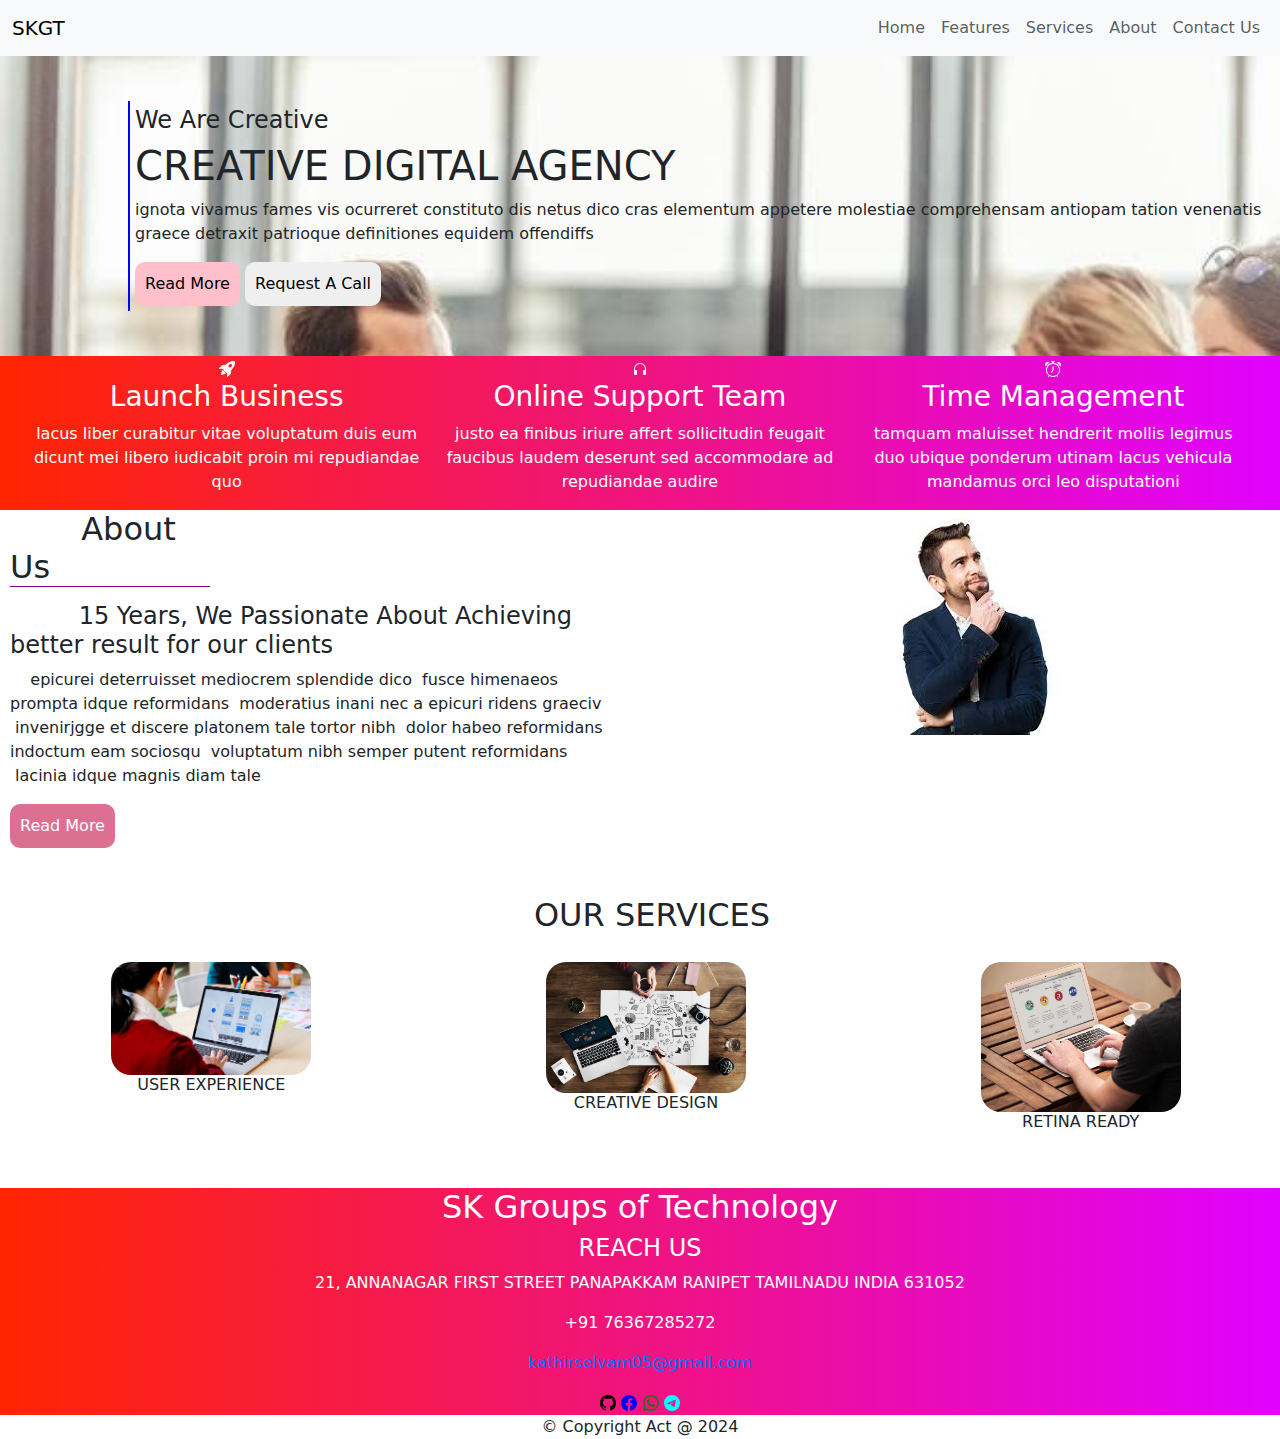
<file: Task 1/index.html>
<!DOCTYPE html>
<html lang="en">
<head>
    <meta charset="UTF-8">
    <meta name="viewport" content="width=device-width, initial-scale=1.0">
    <title>Page title</title>
    
    
    <link href="https://cdn.jsdelivr.net/npm/bootstrap@5.3.3/dist/css/bootstrap.min.css" rel="stylesheet" integrity="sha384-QWTKZyjpPEjISv5WaRU9OFeRpok6YctnYmDr5pNlyT2bRjXh0JMhjY6hW+ALEwIH" crossorigin="anonymous">
    <link rel="stylesheet" href="style.css">
    
    
</head>
<body>
    
    <nav class="navbar navbar-expand-lg bg-body-tertiary">
  <div class="container-fluid">
    <a class="navbar-brand" href="#">SKGT</a>
    <button class="navbar-toggler" type="button" data-bs-toggle="collapse" data-bs-target="#navbarSupportedContent" aria-controls="navbarSupportedContent" aria-expanded="false" aria-label="Toggle navigation">
      <span class="navbar-toggler-icon"></span>
    </button>
    <div class="collapse navbar-collapse" id="navbarSupportedContent">
      <ul class="navbar-nav ms-auto mb-2 mb-lg-0">
        <li class="nav-item">
          <a class="nav-link" aria-current="page" href="#">Home</a>
        </li>
        <li class="nav-item">
          <a class="nav-link" href="#feature">Features</a>
        </li>
        <li class="nav-item">
          <a class="nav-link" href="#service">Services</a>
        </li>
        <li class="nav-item">
          <a class="nav-link" href="#about">About</a>
        </li>
        <li class="nav-item">
          <a class="nav-link" href="#contact">Contact Us</a>
        </li>
      </ul>
      
    </div>
  </div>
</nav>
<section class="banner-sec ">
    <div>
        <h4>We Are Creative</h4>
        <h1>CREATIVE DIGITAL AGENCY</h1>
        <p>ignota vivamus fames vis ocurreret constituto dis netus dico cras elementum appetere molestiae comprehensam antiopam tation venenatis graece detraxit patrioque definitiones equidem offendiffs </p>
        <button class="btn-1">Read More</button>
        <button class="btn-2">Request A Call</button>
    </div>
    
</section>
<section class="feature" id="feature">
    <div class="row text-center">
        <div class="col-md-4">
            <svg xmlns="http://www.w3.org/2000/svg" width="16" height="16" fill="currentColor" class="bi bi-rocket-takeoff-fill" viewBox="0 0 16 16">
  <path d="M12.17 9.53c2.307-2.592 3.278-4.684 3.641-6.218.21-.887.214-1.58.16-2.065a3.6 3.6 0 0 0-.108-.563 2 2 0 0 0-.078-.23V.453c-.073-.164-.168-.234-.352-.295a2 2 0 0 0-.16-.045 4 4 0 0 0-.57-.093c-.49-.044-1.19-.03-2.08.188-1.536.374-3.618 1.343-6.161 3.604l-2.4.238h-.006a2.55 2.55 0 0 0-1.524.734L.15 7.17a.512.512 0 0 0 .433.868l1.896-.271c.28-.04.592.013.955.132.232.076.437.16.655.248l.203.083c.196.816.66 1.58 1.275 2.195.613.614 1.376 1.08 2.191 1.277l.082.202c.089.218.173.424.249.657.118.363.172.676.132.956l-.271 1.9a.512.512 0 0 0 .867.433l2.382-2.386c.41-.41.668-.949.732-1.526zm.11-3.699c-.797.8-1.93.961-2.528.362-.598-.6-.436-1.733.361-2.532.798-.799 1.93-.96 2.528-.361s.437 1.732-.36 2.531Z"/>
  <path d="M5.205 10.787a7.6 7.6 0 0 0 1.804 1.352c-1.118 1.007-4.929 2.028-5.054 1.903-.126-.127.737-4.189 1.839-5.18.346.69.837 1.35 1.411 1.925"/>
      <h3>Launch Business</h3>
      <p>lacus liber curabitur vitae voluptatum duis eum dicunt mei libero iudicabit proin mi repudiandae quo</p>
</svg>
        </div>
        <div class="col-md-4">
            <svg xmlns="http://www.w3.org/2000/svg" width="16" height="16" fill="currentColor" class="bi bi-headphones" viewBox="0 0 16 16">
  <path d="M8 3a5 5 0 0 0-5 5v1h1a1 1 0 0 1 1 1v3a1 1 0 0 1-1 1H3a1 1 0 0 1-1-1V8a6 6 0 1 1 12 0v5a1 1 0 0 1-1 1h-1a1 1 0 0 1-1-1v-3a1 1 0 0 1 1-1h1V8a5 5 0 0 0-5-5"/>
</svg>
<h3>Online Support Team</h3>
<p>justo ea finibus iriure affert sollicitudin feugait faucibus laudem deserunt sed accommodare ad repudiandae audire</p>
        </div>
        <div class="col-md-4">
            <svg xmlns="http://www.w3.org/2000/svg" width="16" height="16" fill="currentColor" class="bi bi-alarm" viewBox="0 0 16 16">
  <path d="M8.5 5.5a.5.5 0 0 0-1 0v3.362l-1.429 2.38a.5.5 0 1 0 .858.515l1.5-2.5A.5.5 0 0 0 8.5 9z"/>
  <path d="M6.5 0a.5.5 0 0 0 0 1H7v1.07a7.001 7.001 0 0 0-3.273 12.474l-.602.602a.5.5 0 0 0 .707.708l.746-.746A6.97 6.97 0 0 0 8 16a6.97 6.97 0 0 0 3.422-.892l.746.746a.5.5 0 0 0 .707-.708l-.601-.602A7.001 7.001 0 0 0 9 2.07V1h.5a.5.5 0 0 0 0-1zm1.038 3.018a6 6 0 0 1 .924 0 6 6 0 1 1-.924 0M0 3.5c0 .753.333 1.429.86 1.887A8.04 8.04 0 0 1 4.387 1.86 2.5 2.5 0 0 0 0 3.5M13.5 1c-.753 0-1.429.333-1.887.86a8.04 8.04 0 0 1 3.527 3.527A2.5 2.5 0 0 0 13.5 1"/>
</svg>
<h3>Time Management</h3>
<p>tamquam maluisset hendrerit mollis legimus duo ubique ponderum utinam lacus vehicula mandamus orci leo disputationi</p>
        </div>
    </div>
</section>
<section class="about" id="about">
    <div class="row">
        
        <div class="col-md-6 ">
            <h2>&nbsp; &nbsp;&nbsp; &nbsp; About Us</h2>
            
            <h4>&nbsp; &nbsp;&nbsp; &nbsp;&nbsp; &nbsp;15 Years, We Passionate About Achieving better result for our clients</h4>
            <p>&nbsp;&nbsp; &nbsp;epicurei deterruisset mediocrem splendide dico &nbsp;fusce himenaeos prompta idque reformidans &nbsp;moderatius inani nec a epicuri ridens graeciv &nbsp;invenirjgge et discere platonem tale tortor nibh &nbsp;dolor habeo reformidans indoctum eam sociosqu &nbsp;voluptatum nibh semper putent reformidans &nbsp;lacinia idque magnis diam tale</p>
            <button>Read More</button>
        </div>
        <div class="col-md-6 text-center">
            <img src="about.jpeg" alt="">
        </div>
    </div>
</section>
<section class="service my-5" id="service">
    <div class="row text-center">
        <h2>OUR SERVICES</h2>
        <div class="col-md-4">
             <img src="ux.jpg" alt="">
             <h6>USER EXPERIENCE</h6>
        </div>
        <div class="col-md-4">
            <img src="cd.jpg" alt="">
            <h6>CREATIVE DESIGN</h6>
        </div>
        <div class="col-md-4">
            <img src="rr.jpg" alt="">
            <h6>RETINA READY</h6>
        </div>
    </div>
</section>
<section class="contact text-center" id="contact">
    <h2>SK Groups of Technology</h2>
    <h4>REACH US</h4>
    <p>21, ANNANAGAR FIRST STREET PANAPAKKAM RANIPET TAMILNADU INDIA 631052</p>
    <p>+91 76367285272</p>
    <a href="mailto: kathirselvam05@gmail.com"><p>kathirselvam05@gmail.com</p></a>
    <a href="https://github.com/kathir45" style="color: black">  <svg xmlns="http://www.w3.org/2000/svg" width="16" height="16" fill="currentColor" class="bi bi-github" viewBox="0 0 16 16"> <path d="M8 0C3.58 0 0 3.58 0 8c0 3.54 2.29 6.53 5.47 7.59.4.07.55-.17.55-.38 0-.19-.01-.82-.01-1.49-2.01.37-2.53-.49-2.69-.94-.09-.23-.48-.94-.82-1.13-.28-.15-.68-.52-.01-.53.63-.01 1.08.58 1.23.82.72 1.21 1.87.87 2.33.66.07-.52.28-.87.51-1.07-1.78-.2-3.64-.89-3.64-3.95 0-.87.31-1.59.82-2.15-.08-.2-.36-1.02.08-2.12 0 0 .67-.21 2.2.82.64-.18 1.32-.27 2-.27s1.36.09 2 .27c1.53-1.04 2.2-.82 2.2-.82.44 1.1.16 1.92.08 2.12.51.56.82 1.27.82 2.15 0 3.07-1.87 3.75-3.65 3.95.29.25.54.73.54 1.48 0 1.07-.01 1.93-.01 2.2 0 .21.15.46.55.38A8.01 8.01 0 0 0 16 8c0-4.42-3.58-8-8-8"/> </svg></a>
                    <!-- facebook -->
                    <a href="https://www.facebook.com/sk.singleboy.official?mibextid=ZbWKwL" style="color: blue"><svg xmlns="http://www.w3.org/2000/svg" width="16" height="16" fill="currentColor" class="bi bi-facebook" viewBox="0 0 16 16">
  <path d="M16 8.049c0-4.446-3.582-8.05-8-8.05C3.58 0-.002 3.603-.002 8.05c0 4.017 2.926 7.347 6.75 7.951v-5.625h-2.03V8.05H6.75V6.275c0-2.017 1.195-3.131 3.022-3.131.876 0 1.791.157 1.791.157v1.98h-1.009c-.993 0-1.303.621-1.303 1.258v1.51h2.218l-.354 2.326H9.25V16c3.824-.604 6.75-3.934 6.75-7.951"/>
</svg></a>
<!-- WhatsApp -->
<a href="https://wa.me/+916381272552" style="color: green"><svg xmlns="http://www.w3.org/2000/svg" width="16" height="16" fill="currentColor" class="bi bi-whatsapp" viewBox="0 0 16 16"> <path d="M13.601 2.326A7.85 7.85 0 0 0 7.994 0C3.627 0 .068 3.558.064 7.926c0 1.399.366 2.76 1.057 3.965L0 16l4.204-1.102a7.9 7.9 0 0 0 3.79.965h.004c4.368 0 7.926-3.558 7.93-7.93A7.9 7.9 0 0 0 13.6 2.326zM7.994 14.521a6.6 6.6 0 0 1-3.356-.92l-.24-.144-2.494.654.666-2.433-.156-.251a6.56 6.56 0 0 1-1.007-3.505c0-3.626 2.957-6.584 6.591-6.584a6.56 6.56 0 0 1 4.66 1.931 6.56 6.56 0 0 1 1.928 4.66c-.004 3.639-2.961 6.592-6.592 6.592m3.615-4.934c-.197-.099-1.17-.578-1.353-.646-.182-.065-.315-.099-.445.099-.133.197-.513.646-.627.775-.114.133-.232.148-.43.05-.197-.1-.836-.308-1.592-.985-.59-.525-.985-1.175-1.103-1.372-.114-.198-.011-.304.088-.403.087-.088.197-.232.296-.346.1-.114.133-.198.198-.33.065-.134.034-.248-.015-.347-.05-.099-.445-1.076-.612-1.47-.16-.389-.323-.335-.445-.34-.114-.007-.247-.007-.38-.007a.73.73 0 0 0-.529.247c-.182.198-.691.677-.691 1.654s.71 1.916.81 2.049c.098.133 1.394 2.132 3.383 2.992.47.205.84.326 1.129.418.475.152.904.129 1.246.08.38-.058 1.171-.48 1.338-.943.164-.464.164-.86.114-.943-.049-.084-.182-.133-.38-.232"/> </svg></a>
<!-- telegram --><a href="#" style="color: aqua">
<svg xmlns="http://www.w3.org/2000/svg" width="16" height="16" fill="currentColor" class="bi bi-telegram" viewBox="0 0 16 16">
  <path d="M16 8A8 8 0 1 1 0 8a8 8 0 0 1 16 0M8.287 5.906q-1.168.486-4.666 2.01-.567.225-.595.442c-.03.243.275.339.69.47l.175.055c.408.133.958.288 1.243.294q.39.01.868-.32 3.269-2.206 3.374-2.23c.05-.012.12-.026.166.016s.042.12.037.141c-.03.129-1.227 1.241-1.846 1.817-.193.18-.33.307-.358.336a8 8 0 0 1-.188.186c-.38.366-.664.64.015 1.088.327.216.589.393.85.571.284.194.568.387.936.629q.14.092.27.187c.331.236.63.448.997.414.214-.02.435-.22.547-.82.265-1.417.786-4.486.906-5.751a1.4 1.4 0 0 0-.013-.315.34.34 0 0 0-.114-.217.53.53 0 0 0-.31-.093c-.3.005-.763.166-2.984 1.09"/>
</svg></a>
</section>

</body>

<footer class="text-center">
    &copy; Copyright Act @ 2024
</footer>

<script src="https://cdn.jsdelivr.net/npm/bootstrap@5.3.3/dist/js/bootstrap.bundle.min.js" integrity="sha384-YvpcrYf0tY3lHB60NNkmXc5s9fDVZLESaAA55NDzOxhy9GkcIdslK1eN7N6jIeHz" crossorigin="anonymous"></script>
</html>
</file>
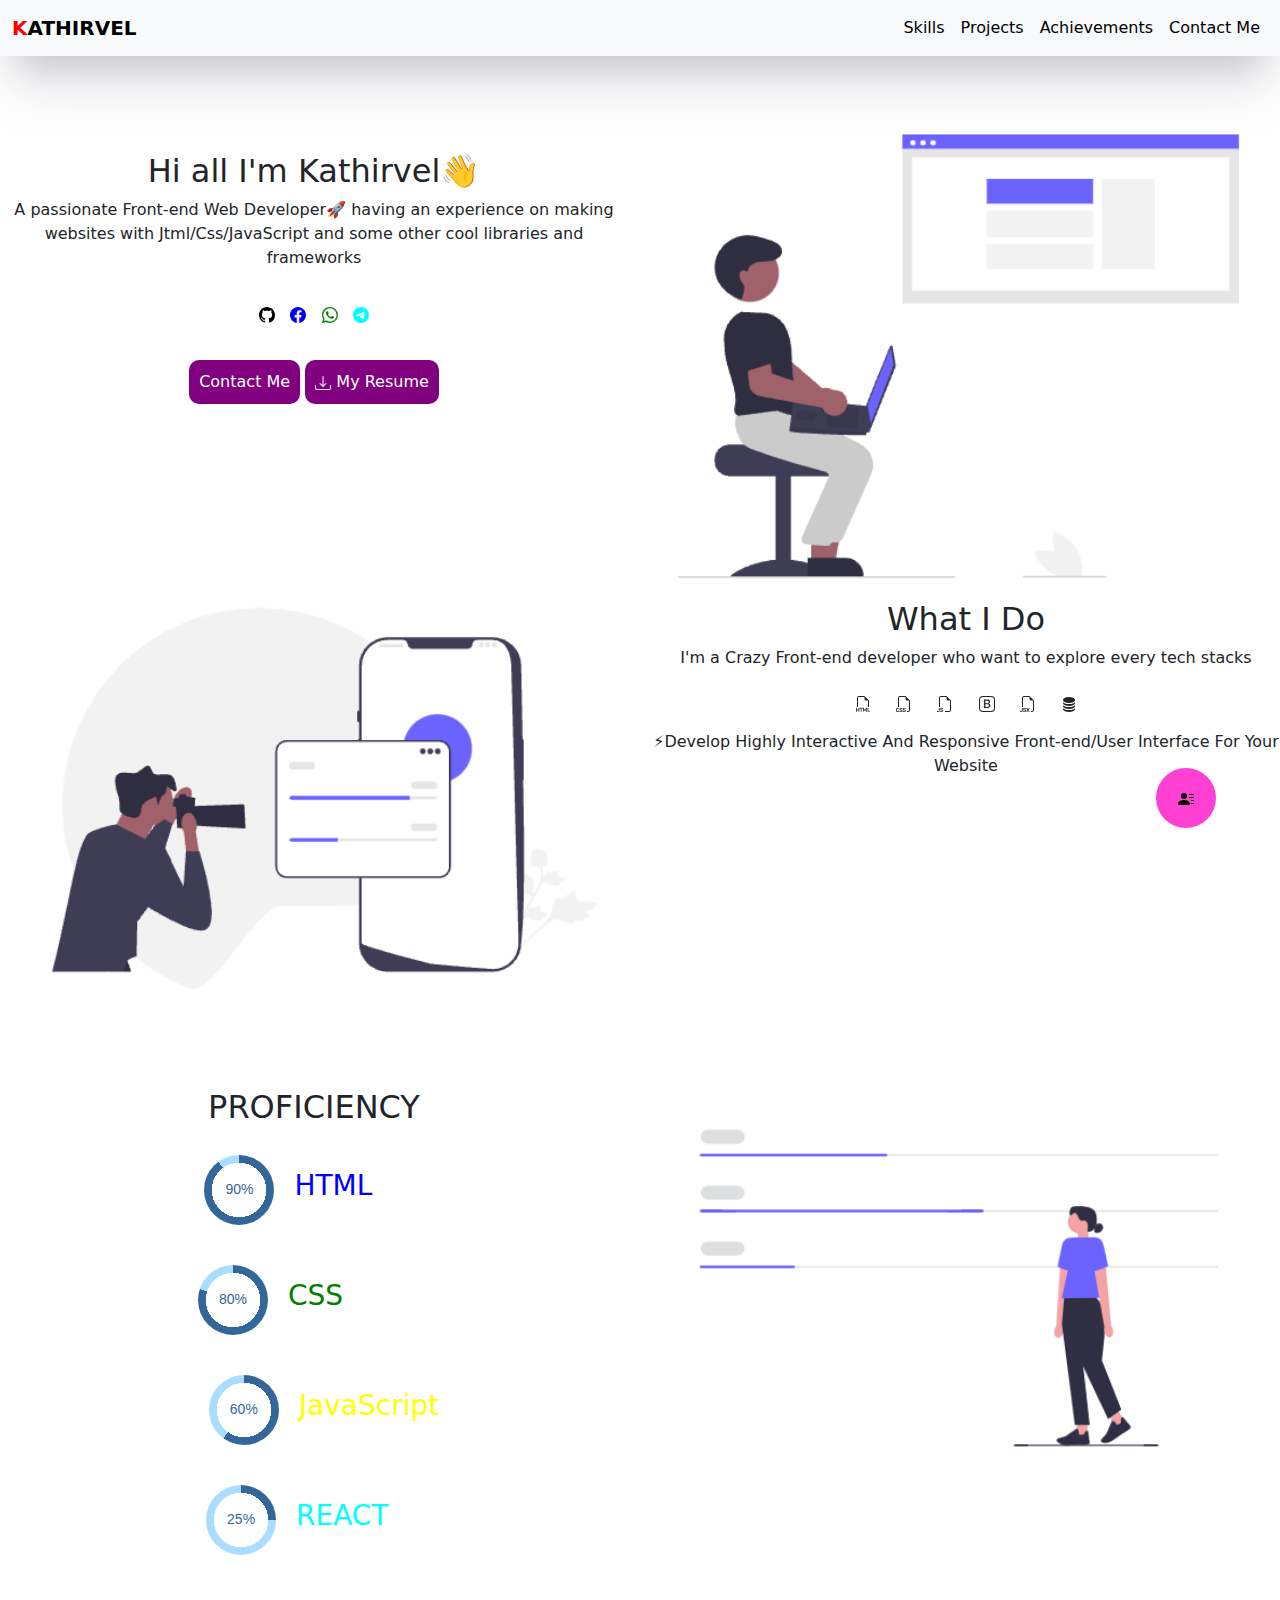
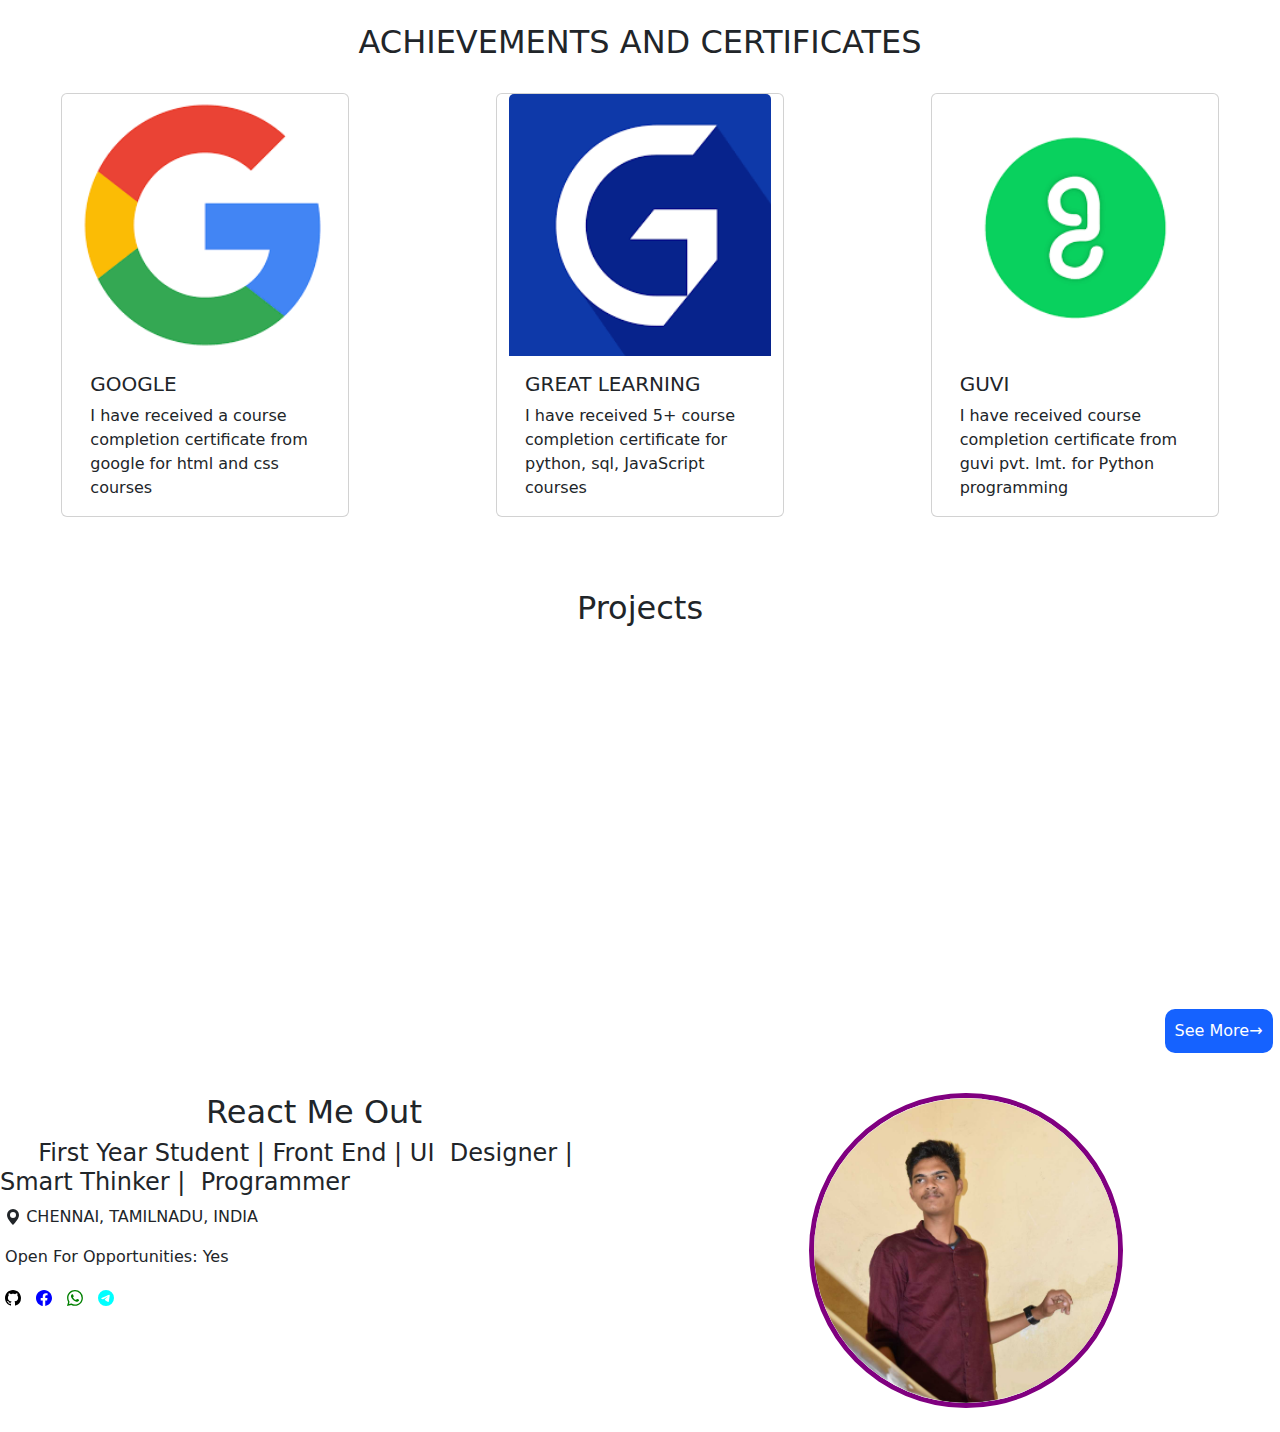
<file: Task 2/index.html>
<!DOCTYPE html>
<html lang="en">
<head>
    <meta charset="UTF-8">
    <meta name="viewport" content="width=device-width, initial-scale=1.0">
    <meta name="description" content="Welcome to my portfolio! I am a talented designer with a passion for creating stunning visuals. Explore my work and get in touch for collaborations.">
    <meta name="keywords" content="design, portfolio, graphic design, web design, illustration">
    <link href="https://unpkg.com/aos@2.3.1/dist/aos.css" rel="stylesheet">
    <link href="https://cdn.jsdelivr.net/npm/bootstrap@5.3.3/dist/css/bootstrap.min.css" rel="stylesheet" integrity="sha384-QWTKZyjpPEjISv5WaRU9OFeRpok6YctnYmDr5pNlyT2bRjXh0JMhjY6hW+ALEwIH" crossorigin="anonymous">
    <link rel="stylesheet" href="style.css">
    <title>KATHIRVEL PORTFOLIO </title>
</head>
<body>
    
    <!-- ⚠️Nav Bar⚠️ -->
    <nav class="navbar navbar-expand-lg bg-body-tertiary">
  <div class="container-fluid">
    <a class="navbar-brand" href="#"><b><span style="color: red">K</span>ATHIRVEL</b></a>
    <button class="navbar-toggler" type="button" data-bs-toggle="collapse" data-bs-target="#navbarSupportedContent" aria-controls="navbarSupportedContent" aria-expanded="false" aria-label="Toggle navigation">
      <span class="navbar-toggler-icon"></span>
    </button>
    <div class="collapse navbar-collapse" id="navbarSupportedContent">
      <ul class="navbar-nav ms-auto mb-2 mb-lg-0">
        <li class="nav-item">
          <a class="nav-link active" aria-current="page" href="#skills">Skills</a>
        </li>
        <li class="nav-item">
          <a class="nav-link active" href="#projects">Projects</a>
        </li>
        <li class="nav-item">
          <a class="nav-link active" aria-current="page" href="#achieves">Achievements</a>
        </li>
        <li class="nav-item">
          <a class="nav-link active" href="#contact">Contact Me</a>
        </li>
        
       
      </ul>
     
    </div>
  </div>
</nav>
<div class="contact-button-div">
    <a href="https://wa.me/+916381272552">
<button class="contact-button"><svg xmlns="http://www.w3.org/2000/svg" width="16" height="16" fill="currentColor" class="bi bi-person-lines-fill" viewBox="0 0 16 16">
  <path d="M6 8a3 3 0 1 0 0-6 3 3 0 0 0 0 6m-5 6s-1 0-1-1 1-4 6-4 6 3 6 4-1 1-1 1zM11 3.5a.5.5 0 0 1 .5-.5h4a.5.5 0 0 1 0 1h-4a.5.5 0 0 1-.5-.5m.5 2.5a.5.5 0 0 0 0 1h4a.5.5 0 0 0 0-1zm2 3a.5.5 0 0 0 0 1h2a.5.5 0 0 0 0-1zm0 3a.5.5 0 0 0 0 1h2a.5.5 0 0 0 0-1z"/>
</svg></button></a>
 </div>   
    
   <!-- ⚠️Banner / Main⚠️ --> 
    
    <section class="banner my-5 mx-auto">
        <div class="row ">
            <div class="col-md-6 banner-content-div text-center my-md-5">
                
                
                <h2 class="text-center">Hi all I'm Kathirvel👋</h2>
                <p class="text-center">A passionate Front-end Web Developer🚀 having an experience on making websites with Jtml/Css/JavaScript and some other cool libraries and frameworks</p>
                <div class="banner-icons my-3 py-3">
                    <!-- github -->
                  <a href="https://github.com/kathir45" style="color: black">  <svg xmlns="http://www.w3.org/2000/svg" width="16" height="16" fill="currentColor" class="bi bi-github" viewBox="0 0 16 16"> <path d="M8 0C3.58 0 0 3.58 0 8c0 3.54 2.29 6.53 5.47 7.59.4.07.55-.17.55-.38 0-.19-.01-.82-.01-1.49-2.01.37-2.53-.49-2.69-.94-.09-.23-.48-.94-.82-1.13-.28-.15-.68-.52-.01-.53.63-.01 1.08.58 1.23.82.72 1.21 1.87.87 2.33.66.07-.52.28-.87.51-1.07-1.78-.2-3.64-.89-3.64-3.95 0-.87.31-1.59.82-2.15-.08-.2-.36-1.02.08-2.12 0 0 .67-.21 2.2.82.64-.18 1.32-.27 2-.27s1.36.09 2 .27c1.53-1.04 2.2-.82 2.2-.82.44 1.1.16 1.92.08 2.12.51.56.82 1.27.82 2.15 0 3.07-1.87 3.75-3.65 3.95.29.25.54.73.54 1.48 0 1.07-.01 1.93-.01 2.2 0 .21.15.46.55.38A8.01 8.01 0 0 0 16 8c0-4.42-3.58-8-8-8"/> </svg></a>
                    <!-- facebook -->
                    <a href="https://www.facebook.com/sk.singleboy.official?mibextid=ZbWKwL" style="color: blue"><svg xmlns="http://www.w3.org/2000/svg" width="16" height="16" fill="currentColor" class="bi bi-facebook" viewBox="0 0 16 16">
  <path d="M16 8.049c0-4.446-3.582-8.05-8-8.05C3.58 0-.002 3.603-.002 8.05c0 4.017 2.926 7.347 6.75 7.951v-5.625h-2.03V8.05H6.75V6.275c0-2.017 1.195-3.131 3.022-3.131.876 0 1.791.157 1.791.157v1.98h-1.009c-.993 0-1.303.621-1.303 1.258v1.51h2.218l-.354 2.326H9.25V16c3.824-.604 6.75-3.934 6.75-7.951"/>
</svg></a>
<!-- WhatsApp -->
<a href="https://wa.me/+916381272552" style="color: green"><svg xmlns="http://www.w3.org/2000/svg" width="16" height="16" fill="currentColor" class="bi bi-whatsapp" viewBox="0 0 16 16"> <path d="M13.601 2.326A7.85 7.85 0 0 0 7.994 0C3.627 0 .068 3.558.064 7.926c0 1.399.366 2.76 1.057 3.965L0 16l4.204-1.102a7.9 7.9 0 0 0 3.79.965h.004c4.368 0 7.926-3.558 7.93-7.93A7.9 7.9 0 0 0 13.6 2.326zM7.994 14.521a6.6 6.6 0 0 1-3.356-.92l-.24-.144-2.494.654.666-2.433-.156-.251a6.56 6.56 0 0 1-1.007-3.505c0-3.626 2.957-6.584 6.591-6.584a6.56 6.56 0 0 1 4.66 1.931 6.56 6.56 0 0 1 1.928 4.66c-.004 3.639-2.961 6.592-6.592 6.592m3.615-4.934c-.197-.099-1.17-.578-1.353-.646-.182-.065-.315-.099-.445.099-.133.197-.513.646-.627.775-.114.133-.232.148-.43.05-.197-.1-.836-.308-1.592-.985-.59-.525-.985-1.175-1.103-1.372-.114-.198-.011-.304.088-.403.087-.088.197-.232.296-.346.1-.114.133-.198.198-.33.065-.134.034-.248-.015-.347-.05-.099-.445-1.076-.612-1.47-.16-.389-.323-.335-.445-.34-.114-.007-.247-.007-.38-.007a.73.73 0 0 0-.529.247c-.182.198-.691.677-.691 1.654s.71 1.916.81 2.049c.098.133 1.394 2.132 3.383 2.992.47.205.84.326 1.129.418.475.152.904.129 1.246.08.38-.058 1.171-.48 1.338-.943.164-.464.164-.86.114-.943-.049-.084-.182-.133-.38-.232"/> </svg></a>
<!-- telegram --><a href="#" style="color: aqua">
<svg xmlns="http://www.w3.org/2000/svg" width="16" height="16" fill="currentColor" class="bi bi-telegram" viewBox="0 0 16 16">
  <path d="M16 8A8 8 0 1 1 0 8a8 8 0 0 1 16 0M8.287 5.906q-1.168.486-4.666 2.01-.567.225-.595.442c-.03.243.275.339.69.47l.175.055c.408.133.958.288 1.243.294q.39.01.868-.32 3.269-2.206 3.374-2.23c.05-.012.12-.026.166.016s.042.12.037.141c-.03.129-1.227 1.241-1.846 1.817-.193.18-.33.307-.358.336a8 8 0 0 1-.188.186c-.38.366-.664.64.015 1.088.327.216.589.393.85.571.284.194.568.387.936.629q.14.092.27.187c.331.236.63.448.997.414.214-.02.435-.22.547-.82.265-1.417.786-4.486.906-5.751a1.4 1.4 0 0 0-.013-.315.34.34 0 0 0-.114-.217.53.53 0 0 0-.31-.093c-.3.005-.763.166-2.984 1.09"/>
</svg></a>
                </div>
                <div class="banner-contact-button mx-auto w-100 text-center">
                    <a href="https://wa.me/+916381272552"><button>Contact Me</button></a>
                    <a href="Kathir_Resume(1) (1).pdf" download=""><button><svg xmlns="http://www.w3.org/2000/svg" width="16" height="16" fill="currentColor" class="bi bi-download" viewBox="0 0 16 16">
  <path d="M.5 9.9a.5.5 0 0 1 .5.5v2.5a1 1 0 0 0 1 1h12a1 1 0 0 0 1-1v-2.5a.5.5 0 0 1 1 0v2.5a2 2 0 0 1-2 2H2a2 2 0 0 1-2-2v-2.5a.5.5 0 0 1 .5-.5"/>
  <path d="M7.646 11.854a.5.5 0 0 0 .708 0l3-3a.5.5 0 0 0-.708-.708L8.5 10.293V1.5a.5.5 0 0 0-1 0v8.793L5.354 8.146a.5.5 0 1 0-.708.708z"/>
</svg> My Resume</button></a>
                </div>
            </div>
            
            
            <div class="col-md-6 banner-image-div m-auto">
             <img src="banner image.png" alt="banner image" class="w-100">   
            </div>
        </div>
    </section><div>
    <section class="what-i-do my-4">
        <div class="row">
            
            
            <div class="col-md-6 wid-image-div">
                <img src="whatido.png" alt="">
            </div>
            
            
            <div class="col-md-6 text-center my-5">
                <h2>What I Do</h2>
                <p>I'm a Crazy Front-end developer who want to explore every tech stacks</p>
                <div class="wid-icons">
                    <svg xmlns="http://www.w3.org/2000/svg" width="16" height="16" fill="currentColor" class="bi bi-filetype-html" viewBox="0 0 16 16"> <path fill-rule="evenodd" d="M14 4.5V11h-1V4.5h-2A1.5 1.5 0 0 1 9.5 3V1H4a1 1 0 0 0-1 1v9H2V2a2 2 0 0 1 2-2h5.5zm-9.736 7.35v3.999h-.791v-1.714H1.79v1.714H1V11.85h.791v1.626h1.682V11.85h.79Zm2.251.662v3.337h-.794v-3.337H4.588v-.662h3.064v.662zm2.176 3.337v-2.66h.038l.952 2.159h.516l.946-2.16h.038v2.661h.715V11.85h-.8l-1.14 2.596H9.93L8.79 11.85h-.805v3.999zm4.71-.674h1.696v.674H12.61V11.85h.79v3.325Z"/> </svg>
                    <svg xmlns="http://www.w3.org/2000/svg" width="16" height="16" fill="currentColor" class="bi bi-filetype-css" viewBox="0 0 16 16"> <path fill-rule="evenodd" d="M14 4.5V14a2 2 0 0 1-2 2h-1v-1h1a1 1 0 0 0 1-1V4.5h-2A1.5 1.5 0 0 1 9.5 3V1H4a1 1 0 0 0-1 1v9H2V2a2 2 0 0 1 2-2h5.5zM3.397 14.841a1.13 1.13 0 0 0 .401.823q.195.162.478.252.284.091.665.091.507 0 .859-.158.354-.158.539-.44.187-.284.187-.656 0-.336-.134-.56a1 1 0 0 0-.375-.357 2 2 0 0 0-.566-.21l-.621-.144a1 1 0 0 1-.404-.176.37.37 0 0 1-.144-.299q0-.234.185-.384.188-.152.512-.152.214 0 .37.068a.6.6 0 0 1 .246.181.56.56 0 0 1 .12.258h.75a1.1 1.1 0 0 0-.2-.566 1.2 1.2 0 0 0-.5-.41 1.8 1.8 0 0 0-.78-.152q-.439 0-.776.15-.337.149-.527.421-.19.273-.19.639 0 .302.122.524.124.223.352.367.228.143.539.213l.618.144q.31.073.463.193a.39.39 0 0 1 .152.326.5.5 0 0 1-.085.29.56.56 0 0 1-.255.193q-.167.07-.413.07-.175 0-.32-.04a.8.8 0 0 1-.248-.115.58.58 0 0 1-.255-.384zM.806 13.693q0-.373.102-.633a.87.87 0 0 1 .302-.399.8.8 0 0 1 .475-.137q.225 0 .398.097a.7.7 0 0 1 .272.26.85.85 0 0 1 .12.381h.765v-.072a1.33 1.33 0 0 0-.466-.964 1.4 1.4 0 0 0-.489-.272 1.8 1.8 0 0 0-.606-.097q-.534 0-.911.223-.375.222-.572.632-.195.41-.196.979v.498q0 .568.193.976.197.407.572.626.375.217.914.217.439 0 .785-.164t.55-.454a1.27 1.27 0 0 0 .226-.674v-.076h-.764a.8.8 0 0 1-.118.363.7.7 0 0 1-.272.25.9.9 0 0 1-.401.087.85.85 0 0 1-.478-.132.83.83 0 0 1-.299-.392 1.7 1.7 0 0 1-.102-.627zM6.78 15.29a1.2 1.2 0 0 1-.111-.449h.764a.58.58 0 0 0 .255.384q.106.073.25.114.142.041.319.041.245 0 .413-.07a.56.56 0 0 0 .255-.193.5.5 0 0 0 .085-.29.39.39 0 0 0-.153-.326q-.152-.12-.463-.193l-.618-.143a1.7 1.7 0 0 1-.539-.214 1 1 0 0 1-.351-.367 1.1 1.1 0 0 1-.123-.524q0-.366.19-.639.19-.272.527-.422t.777-.149q.456 0 .779.152.326.153.5.41.18.255.2.566h-.75a.56.56 0 0 0-.12-.258.6.6 0 0 0-.246-.181.9.9 0 0 0-.37-.068q-.324 0-.512.152a.47.47 0 0 0-.184.384q0 .18.143.3a1 1 0 0 0 .404.175l.621.143q.326.075.566.211t.375.358.135.56q0 .37-.188.656a1.2 1.2 0 0 1-.539.439q-.351.158-.858.158-.381 0-.665-.09a1.4 1.4 0 0 1-.478-.252 1.1 1.1 0 0 1-.29-.375"/> </svg>
                    <svg xmlns="http://www.w3.org/2000/svg" width="16" height="16" fill="currentColor" class="bi bi-filetype-js" viewBox="0 0 16 16"> <path fill-rule="evenodd" d="M14 4.5V14a2 2 0 0 1-2 2H8v-1h4a1 1 0 0 0 1-1V4.5h-2A1.5 1.5 0 0 1 9.5 3V1H4a1 1 0 0 0-1 1v9H2V2a2 2 0 0 1 2-2h5.5zM3.186 15.29a1.2 1.2 0 0 1-.111-.449h.765a.58.58 0 0 0 .255.384q.105.073.249.114.143.041.319.041.246 0 .413-.07a.56.56 0 0 0 .255-.193.5.5 0 0 0 .085-.29.39.39 0 0 0-.153-.326q-.151-.12-.462-.193l-.619-.143a1.7 1.7 0 0 1-.539-.214 1 1 0 0 1-.351-.367 1.1 1.1 0 0 1-.123-.524q0-.366.19-.639.19-.272.528-.422.336-.15.776-.149.457 0 .78.152.324.153.5.41.18.255.2.566h-.75a.56.56 0 0 0-.12-.258.6.6 0 0 0-.247-.181.9.9 0 0 0-.369-.068q-.325 0-.513.152a.47.47 0 0 0-.184.384q0 .18.143.3a1 1 0 0 0 .405.175l.62.143q.327.075.566.211.24.136.375.358t.135.56q0 .37-.188.656a1.2 1.2 0 0 1-.539.439q-.351.158-.858.158-.381 0-.665-.09a1.4 1.4 0 0 1-.478-.252 1.1 1.1 0 0 1-.29-.375m-3.104-.033A1.3 1.3 0 0 1 0 14.791h.765a.6.6 0 0 0 .073.27.5.5 0 0 0 .454.246q.285 0 .422-.164.138-.165.138-.466v-2.745h.79v2.725q0 .66-.357 1.005-.354.345-.984.345a1.6 1.6 0 0 1-.569-.094 1.15 1.15 0 0 1-.407-.266 1.1 1.1 0 0 1-.243-.39"/> </svg>
                    <svg xmlns="http://www.w3.org/2000/svg" width="16" height="16" fill="currentColor" class="bi bi-bootstrap" viewBox="0 0 16 16">
  <path d="M5.062 12h3.475c1.804 0 2.888-.908 2.888-2.396 0-1.102-.761-1.916-1.904-2.034v-.1c.832-.14 1.482-.93 1.482-1.816 0-1.3-.955-2.11-2.542-2.11H5.062zm1.313-4.875V4.658h1.78c.973 0 1.542.457 1.542 1.237 0 .802-.604 1.23-1.764 1.23zm0 3.762V8.162h1.822c1.236 0 1.887.463 1.887 1.348 0 .896-.627 1.377-1.811 1.377z"/>
  <path d="M0 4a4 4 0 0 1 4-4h8a4 4 0 0 1 4 4v8a4 4 0 0 1-4 4H4a4 4 0 0 1-4-4zm4-3a3 3 0 0 0-3 3v8a3 3 0 0 0 3 3h8a3 3 0 0 0 3-3V4a3 3 0 0 0-3-3z"/>
</svg>
<svg xmlns="http://www.w3.org/2000/svg" width="16" height="16" fill="currentColor" class="bi bi-filetype-jsx" viewBox="0 0 16 16"> <path fill-rule="evenodd" d="M14 4.5V14a2 2 0 0 1-2 2h-1v-1h1a1 1 0 0 0 1-1V4.5h-2A1.5 1.5 0 0 1 9.5 3V1H4a1 1 0 0 0-1 1v9H2V2a2 2 0 0 1 2-2h5.5zM3.075 14.841a1.13 1.13 0 0 0 .401.823q.194.162.478.252.284.091.665.091.507 0 .858-.158.355-.158.54-.44a1.17 1.17 0 0 0 .187-.656q0-.336-.135-.56a1 1 0 0 0-.375-.357 2 2 0 0 0-.565-.21l-.621-.144a1 1 0 0 1-.405-.176.37.37 0 0 1-.143-.299q0-.234.184-.384.188-.152.513-.152.214 0 .37.068a.6.6 0 0 1 .245.181.56.56 0 0 1 .12.258h.75a1.1 1.1 0 0 0-.199-.566 1.2 1.2 0 0 0-.5-.41 1.8 1.8 0 0 0-.78-.152q-.44 0-.776.15-.337.149-.528.421-.19.273-.19.639 0 .302.123.524t.351.367q.229.143.54.213l.618.144q.31.073.462.193a.39.39 0 0 1 .153.326.5.5 0 0 1-.085.29.56.56 0 0 1-.255.193q-.167.07-.413.07-.176 0-.32-.04a.8.8 0 0 1-.248-.115.58.58 0 0 1-.255-.384zM0 14.791q0 .247.082.466.083.22.243.39.165.17.407.267.246.093.569.093.63 0 .984-.346.357-.345.358-1.004v-2.725h-.791v2.745q0 .302-.138.466t-.422.164a.5.5 0 0 1-.454-.246.6.6 0 0 1-.073-.27zm8.907-2.859H9.8l-1.274 2.007L9.78 15.93h-.908l-.85-1.415h-.035l-.853 1.415h-.861l1.24-2.016-1.228-1.983h.931l.832 1.438h.036l.823-1.438Z"/> </svg>
<svg xmlns="http://www.w3.org/2000/svg" width="16" height="16" fill="currentColor" class="bi bi-database-fill" viewBox="0 0 16 16"> <path d="M3.904 1.777C4.978 1.289 6.427 1 8 1s3.022.289 4.096.777C13.125 2.245 14 2.993 14 4s-.875 1.755-1.904 2.223C11.022 6.711 9.573 7 8 7s-3.022-.289-4.096-.777C2.875 5.755 2 5.007 2 4s.875-1.755 1.904-2.223"/> <path d="M2 6.161V7c0 1.007.875 1.755 1.904 2.223C4.978 9.71 6.427 10 8 10s3.022-.289 4.096-.777C13.125 8.755 14 8.007 14 7v-.839c-.457.432-1.004.751-1.49.972C11.278 7.693 9.682 8 8 8s-3.278-.307-4.51-.867c-.486-.22-1.033-.54-1.49-.972"/> <path d="M2 9.161V10c0 1.007.875 1.755 1.904 2.223C4.978 12.711 6.427 13 8 13s3.022-.289 4.096-.777C13.125 11.755 14 11.007 14 10v-.839c-.457.432-1.004.751-1.49.972-1.232.56-2.828.867-4.51.867s-3.278-.307-4.51-.867c-.486-.22-1.033-.54-1.49-.972"/> <path d="M2 12.161V13c0 1.007.875 1.755 1.904 2.223C4.978 15.711 6.427 16 8 16s3.022-.289 4.096-.777C13.125 14.755 14 14.007 14 13v-.839c-.457.432-1.004.751-1.49.972-1.232.56-2.828.867-4.51.867s-3.278-.307-4.51-.867c-.486-.22-1.033-.54-1.49-.972"/> </svg>

                </div>
                <p class="my-2">⚡Develop Highly Interactive And Responsive Front-end/User Interface For Your Website </p>
            </div>
        </div>
        
    </section></div>
    

    <section id="skills">
        <div class="row">
            <div class="col-md-6 progress-dv">
                <h2 class="text-center">PROFICIENCY</h2>
                <div class="progress-div">
                    <div role="progressbar" aria-valuenow="67" aria-valuemin="0" aria-valuemax="100" style="--value: 90"></div><h3 style="color: blue">HTML &nbsp; &nbsp; &nbsp; &nbsp;</h3></div>
               
                <div class="progress-div">
                    
                
                
                <div role="progressbar" aria-valuenow="67" aria-valuemin="0" aria-valuemax="100" style="--value: 80"></div><h3 style="color: green">CSS &nbsp; &nbsp; &nbsp; &nbsp; &nbsp; &nbsp;</h3></div>
                <div class="progress-div">
                <div role="progressbar" aria-valuenow="67" aria-valuemin="0" aria-valuemax="100" style="--value: 60"></div><h3 style="color: yellow">JavaScript</h3></div>
               <div class="progress-div">
                <div role="progressbar" aria-valuenow="67" aria-valuemin="0" aria-valuemax="100" style="--value: 25"></div><h3 style="color: aqua">REACT &nbsp; &nbsp; &nbsp;</h3></div>
            </div>
            <div class="col-md-6 progress-image-div text-center">
                <img src="progress.png" alt="">
            </div>
        
        </div>

    </section>
    
    <section class="card-section row my-5" id="achieves">
        <h2 class="text-center">ACHIEVEMENTS AND CERTIFICATES</h2>
        <div class="card mx-auto my-4 col-sm-12" style="width: 18rem;">
  <img src="Google.png" class="card-img-top" alt="...">
  <div class="card-body">
    <h5 class="card-title">GOOGLE</h5>
    <p class="card-text">I have received a course completion certificate from google for html and css courses</p>
    
  </div>
</div>
<div class="card mx-auto my-4" style="width: 18rem;">
  <img src="great learning.png" class="card-img-top" alt="...">
  <div class="card-body">
    <h5 class="card-title">GREAT LEARNING</h5>
    <p class="card-text">I have received 5+ course completion certificate for python, sql, JavaScript courses</p>
    
  </div>
</div>
<div class="card mx-auto my-4" style="width: 18rem;">
  <img src="guvi.png" class="card-img-top" alt="...">
  <div class="card-body">
    <h5 class="card-title">GUVI</h5>
    <p class="card-text">I have received course completion certificate from guvi pvt. lmt. for Python programming</p>
    
  </div>
</div>
    </section>
    <section class="project my-3" id="projects">
        <h2 class="text-center">Projects</h2>
        <div class="row text-center">
            <div class="col-md-12">
        <iframe src="https://skfashions.netlify.app" width="90%" height="400"></iframe>
    
    <a href="kathir45.netlify.app" class="my-2"><button>See More&rarr;</button></a>
    </div>
    </div>
    </section>
        
            
    
    </div>
    <section id="contact">
        <div class="row">
            <div class="col-md-6 my-4">
                <h2 class="text-center">React Me Out</h2>
                <h4> &nbsp;&nbsp;&nbsp;&nbsp;&nbsp;First Year Student | Front End | UI &nbsp;Designer | Smart Thinker | &nbsp;Programmer</h4>
                <p>&nbsp;<svg xmlns="http://www.w3.org/2000/svg" width="16" height="16" fill="currentColor" class="bi bi-geo-alt-fill" viewBox="0 0 16 16">
  <path d="M8 16s6-5.686 6-10A6 6 0 0 0 2 6c0 4.314 6 10 6 10m0-7a3 3 0 1 1 0-6 3 3 0 0 1 0 6"/>
</svg> CHENNAI, TAMILNADU, INDIA</p>
<p>&nbsp;Open For Opportunities: Yes</p>
<div class="banner-icons">
<a href="https://github.com/kathir45" style="color: black">  <svg xmlns="http://www.w3.org/2000/svg" width="16" height="16" fill="currentColor" class="bi bi-github" viewBox="0 0 16 16"> <path d="M8 0C3.58 0 0 3.58 0 8c0 3.54 2.29 6.53 5.47 7.59.4.07.55-.17.55-.38 0-.19-.01-.82-.01-1.49-2.01.37-2.53-.49-2.69-.94-.09-.23-.48-.94-.82-1.13-.28-.15-.68-.52-.01-.53.63-.01 1.08.58 1.23.82.72 1.21 1.87.87 2.33.66.07-.52.28-.87.51-1.07-1.78-.2-3.64-.89-3.64-3.95 0-.87.31-1.59.82-2.15-.08-.2-.36-1.02.08-2.12 0 0 .67-.21 2.2.82.64-.18 1.32-.27 2-.27s1.36.09 2 .27c1.53-1.04 2.2-.82 2.2-.82.44 1.1.16 1.92.08 2.12.51.56.82 1.27.82 2.15 0 3.07-1.87 3.75-3.65 3.95.29.25.54.73.54 1.48 0 1.07-.01 1.93-.01 2.2 0 .21.15.46.55.38A8.01 8.01 0 0 0 16 8c0-4.42-3.58-8-8-8"/> </svg></a>
                    <!-- facebook -->
                    <a href="https://www.facebook.com/sk.singleboy.official?mibextid=ZbWKwL" style="color: blue"><svg xmlns="http://www.w3.org/2000/svg" width="16" height="16" fill="currentColor" class="bi bi-facebook" viewBox="0 0 16 16">
  <path d="M16 8.049c0-4.446-3.582-8.05-8-8.05C3.58 0-.002 3.603-.002 8.05c0 4.017 2.926 7.347 6.75 7.951v-5.625h-2.03V8.05H6.75V6.275c0-2.017 1.195-3.131 3.022-3.131.876 0 1.791.157 1.791.157v1.98h-1.009c-.993 0-1.303.621-1.303 1.258v1.51h2.218l-.354 2.326H9.25V16c3.824-.604 6.75-3.934 6.75-7.951"/>
</svg></a>
<!-- WhatsApp -->
<a href="https://wa.me/+916381272552" style="color: green"><svg xmlns="http://www.w3.org/2000/svg" width="16" height="16" fill="currentColor" class="bi bi-whatsapp" viewBox="0 0 16 16"> <path d="M13.601 2.326A7.85 7.85 0 0 0 7.994 0C3.627 0 .068 3.558.064 7.926c0 1.399.366 2.76 1.057 3.965L0 16l4.204-1.102a7.9 7.9 0 0 0 3.79.965h.004c4.368 0 7.926-3.558 7.93-7.93A7.9 7.9 0 0 0 13.6 2.326zM7.994 14.521a6.6 6.6 0 0 1-3.356-.92l-.24-.144-2.494.654.666-2.433-.156-.251a6.56 6.56 0 0 1-1.007-3.505c0-3.626 2.957-6.584 6.591-6.584a6.56 6.56 0 0 1 4.66 1.931 6.56 6.56 0 0 1 1.928 4.66c-.004 3.639-2.961 6.592-6.592 6.592m3.615-4.934c-.197-.099-1.17-.578-1.353-.646-.182-.065-.315-.099-.445.099-.133.197-.513.646-.627.775-.114.133-.232.148-.43.05-.197-.1-.836-.308-1.592-.985-.59-.525-.985-1.175-1.103-1.372-.114-.198-.011-.304.088-.403.087-.088.197-.232.296-.346.1-.114.133-.198.198-.33.065-.134.034-.248-.015-.347-.05-.099-.445-1.076-.612-1.47-.16-.389-.323-.335-.445-.34-.114-.007-.247-.007-.38-.007a.73.73 0 0 0-.529.247c-.182.198-.691.677-.691 1.654s.71 1.916.81 2.049c.098.133 1.394 2.132 3.383 2.992.47.205.84.326 1.129.418.475.152.904.129 1.246.08.38-.058 1.171-.48 1.338-.943.164-.464.164-.86.114-.943-.049-.084-.182-.133-.38-.232"/> </svg></a>
<!-- telegram --><a href="#" style="color: aqua">
<svg xmlns="http://www.w3.org/2000/svg" width="16" height="16" fill="currentColor" class="bi bi-telegram" viewBox="0 0 16 16">
  <path d="M16 8A8 8 0 1 1 0 8a8 8 0 0 1 16 0M8.287 5.906q-1.168.486-4.666 2.01-.567.225-.595.442c-.03.243.275.339.69.47l.175.055c.408.133.958.288 1.243.294q.39.01.868-.32 3.269-2.206 3.374-2.23c.05-.012.12-.026.166.016s.042.12.037.141c-.03.129-1.227 1.241-1.846 1.817-.193.18-.33.307-.358.336a8 8 0 0 1-.188.186c-.38.366-.664.64.015 1.088.327.216.589.393.85.571.284.194.568.387.936.629q.14.092.27.187c.331.236.63.448.997.414.214-.02.435-.22.547-.82.265-1.417.786-4.486.906-5.751a1.4 1.4 0 0 0-.013-.315.34.34 0 0 0-.114-.217.53.53 0 0 0-.31-.093c-.3.005-.763.166-2.984 1.09"/>
</svg></a></div>
            </div>
            <div class="col-md-6 about text-center my-4">
                <img src="myimage.jpeg" alt="">
            </div>
        </div>
        
    </section>
</body>
<script src="https://cdn.jsdelivr.net/npm/bootstrap@5.3.3/dist/js/bootstrap.bundle.min.js" integrity="sha384-YvpcrYf0tY3lHB60NNkmXc5s9fDVZLESaAA55NDzOxhy9GkcIdslK1eN7N6jIeHz" crossorigin="anonymous"></script>
<script src="https://unpkg.com/aos@2.3.1/dist/aos.js"></script>
</html>
</file>
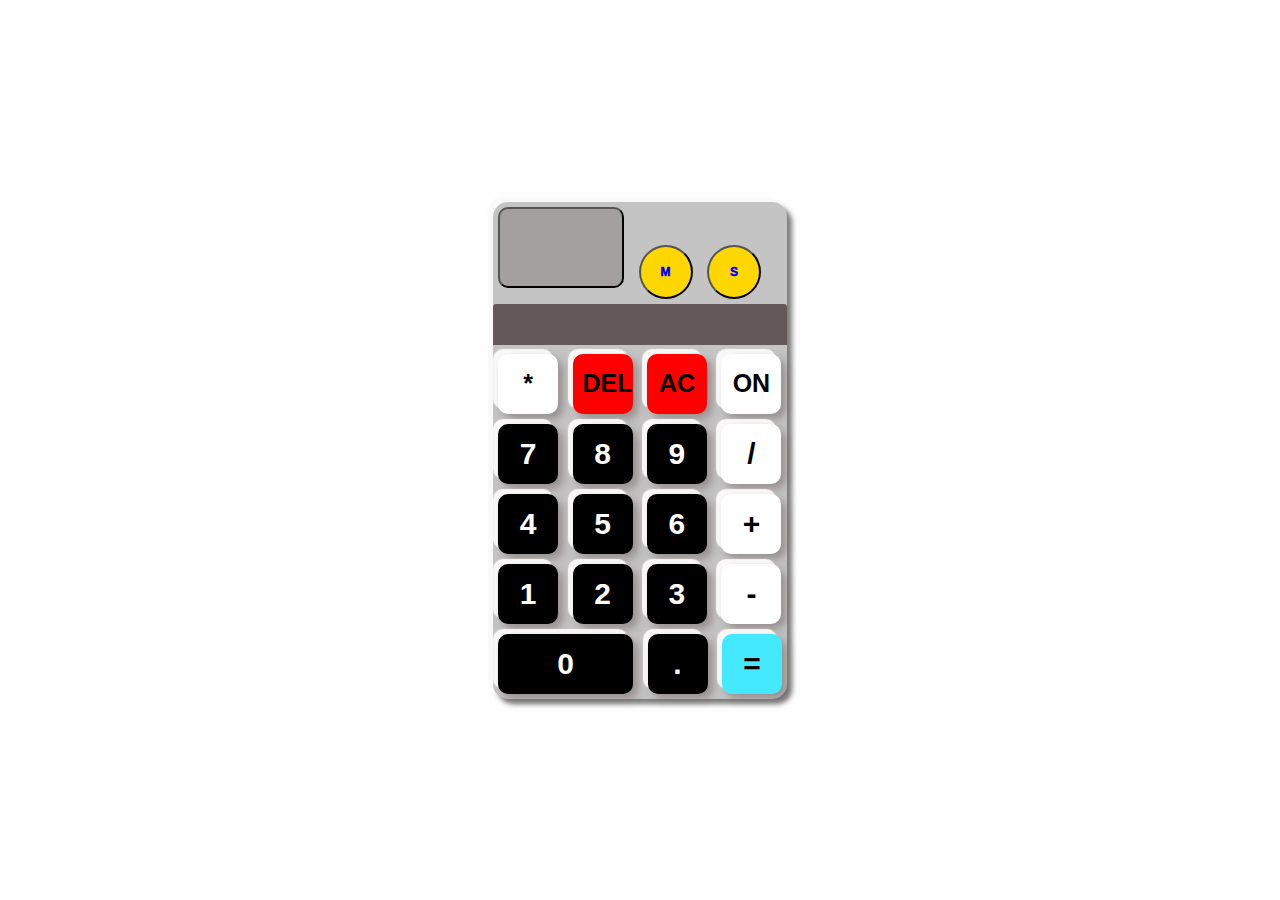
<file: Task 3/index.html>
<!DOCTYPE html>
<html lang="en">
<head>
    <meta charset="UTF-8">
    <meta http-equiv="X-UA-Compatible" content="IE=edge">
    <meta name="viewport" content="width=device-width, initial-scale=1.0">
    <link rel="stylesheet" href="style.css">
    <title>Codsoft task 3</title>
</head>
<body>     

  <div class="container"> 

   <div class="calculator"> <button id="time-display"><span id="datetime"></span></button> <button id="set-keys">M</button> <button id="set-keys">S</button> 

    <div> 

     <input type="button" name="display" id="out"> 

    </div> 

    <div class="menu"> 

     <input type="button" value="*" onclick="out.value +='*'"> 

     <input type="button" value="DEL" id="delete" onclick="out.value=''"> 

     <input type="button" value="AC" id="all-clear" onclick="out.value=''"> 

     <input type="button" value="ON" onclick="alert('I`M ALREADY ACTIVE')"> 

    </div> 

    <div> 

     <input type="button" value="7" id="seven" name="7" onclick="out.value +='7'"> 

     <input type="button" value="8" id="eight" onclick="out.value +='8'"> 

     <input type="button" value="9" id="nine" onclick="out.value +='9'"> 

     <input type="button" value="/" onclick="out.value +='/'"> 

    </div> 

    <div> 

     <input type="button" value="4" id="four" onclick="out.value +='4'"> 

     <input type="button" value="5" id="five" onclick="out.value +='5'"> 

     <input type="button" value="6" id="six" onclick="out.value +='6'"> 

     <input type="button" value="+" onclick="out.value +='+'"> 

    </div> 

    <div> 

     <input type="button" value="1" id="one" onclick="out.value +='1'"> 

     <input type="button" value="2" id="two" onclick="out.value +='2'"> 

     <input type="button" value="3" id="three" onclick="out.value +='3'"> 

     <input type="button" value="-" onclick="out.value +='-'"> 

    </div> 

    <div> 

     <input type="button" value="0" id="zero" onclick="out.value +='0'"> 

     <input type="button" value="." id="point" onclick="out.value +='.'"> 

     <input type="button" value="=" id="equal" onclick="out.value=eval(out.value)"> 

    </div> 

    <script>

      // create a function to update the date and time

      function updateDateTime() {

        // create a new `Date` object

        const now = new Date();

        // get the current date and time as a string

        const currentDateTime = now.toLocaleString();

        // update the `textContent` property of the `span` element with the `id` of `datetime`

        document.querySelector('#datetime').textContent = currentDateTime;

      }

      // call the `updateDateTime` function every second

      setInterval(updateDateTime, 1000);

  </script>
   <script src="script.js"></script>
 


</div>
</div>
</body>
</html>
</file>
<file: Task 1/style.css>
*{
    padding: 0;
    margin: 0;
    box-sizing: border-box;
}
.navbar{
    
}
.banner-sec{
    background: url('banner.jpeg');
    background-size: cover;
    height: 300px;
    max-width: 100vw;
    
    display: flex;
}
.banner-sec div{
    margin: auto 0;
    margin-left: 10%;
    border-left: 2px solid blue;
    padding: 5px;
}
.banner-sec button{
    padding: 10px;
    border: 1px  grey;
    border-radius: 10px;
}
.btn-1{
    background: pink;
}
.btn-2{
    background: ;
}
.feature , .contact{
    background: rgb(255,37,0);
background: linear-gradient(90deg, rgba(255,37,0,1) 0%, rgba(224,0,255,0.9937053215809357) 100%);
color: white;
}
.feature .row{
    margin: 0 20px;
    
    
}

.about h2{
    width: 200px;
    border-bottom: 1px solid purple;
    margin-bottom: 15px;
}
.row img{
    margin: auto;
}
.about button{
    color: white;
    background: palevioletred;
    padding: 10px 10px;
    border-radius: 10px;
    margin-left: 20px;
    border: none;
    z-index: 10;
}
.about h2, .about p, .about button, .about h4{
    margin-left: 10px;
}
.service img{
    width: 200px;
}
.service img, .service h2, .service h6{
    margin-left: 12px;
}
.service div{
    margin-top: 20px;
    
    
}
.service img{
    border-radius: 20px;
    overflow: hidden;
}
.service img:hover{
    transform: scale(1.1);
    transition: 0.5s ease-in;
}
</file>
<file: Task 2/style.css>
*{
    margin: 0;
    padding: 0;
    box-sizing: border-box;
}


.active:hover{
    color: blue;
}
.contact-button{
    width: 60px;
    height: 60px;
    border: none;
    border-radius: 50%;
    background: #ff40d2;
    position: fixed;
    right: 5%;
    bottom: 8%;
    z-index: 100;
}
.contact-button-div{
    box-shadow: rgba(50, 50, 93, 0.25) 0px 30px 60px -12px, rgba(0, 0, 0, 0.3) 0px 18px 36px -18px;
}


nav{
    box-shadow: rgba(50, 50, 93, 0.25) 0px 30px 60px -12px, rgba(0, 0, 0, 0.3) 0px 18px 36px -18px;
    width: 100vw;
    
}


.banner .banner-image-div, .what-i-do wid-image-div{
    width: 48%;
    height: 400px;
}
.banner img, .what-i-do img{
   width: 100%;
}
.banner-content-div{
    
    
}
    
.banner-content-div h1{
    margin: auto;
}

.banner-contact-button button{
    border: none;
    background: purple;
    padding: 10px;
    gap: 10px;
    border-radius: 10px;
    margin: auto;
    color: white ;
    
}
.banner-icons svg{
    margin: 5px;
}
.banner-icons{
    width: 100%;
    
}
.wid-icons svg{
    margin: 10px ;
}
@keyframes progress {
  0% { --percentage: 0; }
  100% { --percentage: var(--value); }
}

@property --percentage {
  syntax: '<number>';
  inherits: true;
  initial-value: 0;
}

[role="progressbar"] {
  --percentage: var(--value);
  --primary: #369;
  --secondary: #adf;
  --size: 70px;
  animation: progress 2s 0.5s forwards;
  width: var(--size);
  aspect-ratio: 1;
  border-radius: 50%;
  position: relative;
  overflow: hidden;
  display: grid;
  margin: 20px;
  place-items: center;
}

[role="progressbar"]::before {
  content: "";
  position: absolute;
  top: 0;
  left: 0;
  width: 100%;
  height: 100%;
  background: conic-gradient(var(--primary) calc(var(--percentage) * 1%), var(--secondary) 0);
  mask: radial-gradient(white 55%, transparent 0);
  mask-mode: alpha;
  -webkit-mask: radial-gradient(#0000 55%, #000 0);
  -webkit-mask-mode: alpha;
}

[role="progressbar"]::after {
  counter-reset: percentage var(--value);
  content: counter(percentage) '%';
  font-family: Helvetica, Arial, sans-serif;
  font-size: calc(var(--size) / 5);
  color: var(--primary);
}

/* demo */


/***/



.progress-div{
    display: flex;
   
    align-items: center;
    
    justify-content: center;
}
.progress-image-div img{
    width: 88%;
}
.card-section{
    display: flex;
    
}
.about img{
    width: 50%;
    
    border: 5px solid purple;
    border-radius: 50%;
}
body svg:hover, body svg:active{
    transform: scale(2);
    transition: 1s ease-in;
    
}
.project a button{
    background: #1562ff;
    border: none;
    padding: 10px;
    border-radius: 10px;
    color: white;
}
</file>
<file: Task 3/style.css>
@charset "UTF-8";
@import url(https://fonts.googleapis.com/css?family=Nunito+Sans:300,400,600,700,800);
*,
:after,
:before {
  box-sizing: border-box;
  padding: 0;
  margin: 0;
}
*{

    margin: 0;

    padding: 0;

    box-sizing: border-box;

    font-family: sans-serif;

}

body{

    background-color:rgba(253, 251, 251, 0.316);

}

.container{

    display: flex;

    justify-content: center;

    align-items: center;

    height: 100vh;    

}

.container .calculator{

    background-color: #C4C4C4;

    border-radius: 15px;

    box-shadow:5px 5px 5px 0px rgba(18, 18, 18, 0.551)

    ,-5px -5px 2px 0px rgba(246, 243, 243, 0.425);

}

.container .calculator input{

    font-size: 30px;

    text-decoration: solid;

    font-weight: 550;

    padding: 10px;

    background-color: white;

    margin: 5px;

    border-radius: 10px;

    border: none;

    text-align: center;

    width: 60px;

    height: 60px;

    box-shadow:5px 5px 9px 0px rgba(116, 100, 100, 0.551)

    ,-5px -5px 1px 0px rgb(250, 248, 248);

}   

.container .calculator input:hover{

    scale: 1.04;

}

#out{

   width: 100%;

   height: 41.5px;

   font-size: 34px;

   margin: 0;

   color: black;

   background-color: #645858;

   border-radius: 0;

   border-top-left-radius: 3px;

   border-top-right-radius: 3px;

   box-shadow: none;

   text-align: right;

   padding-right: 23px;

   scale: 1;

}

#delete{

   background-color:red;

}

#all-clear{

   background-color:red;

}

#seven{

   background-color:black;

   color:white;

}

#eight{

   background-color:black;

   color:white;

}

#nine{

   background-color:black;

   color:white;

}

#four{

   background-color:black;

   color:white;

}

#five{

   background-color:black;

   color:white;

}

#six{

   background-color:black;

   color:white;

}

#one{

   background-color:black;

   color:white;

}

#two{

   background-color:black;

   color:white;

}

#three{

   background-color:black;

   color:white;

}

#zero{

    width: 135px;

    background-color:black;

    color:white;

}

#point{

    background-color:black;

    color:white;

}

#equal{

    background-color:#45E9FF;

    color:black;

}

.container .calculator .menu input{

    font-size: 25px;

    font-weight:700;

}

#time-display{

    height: 9vh;

    width: 14vh;

    text-align: center;

    font-size: 12px;

    font-weight: 350;

    padding: 10px;

    margin: 5px;

    border-radius: 10px;

    border: 10;

    color: black;

    background-color: #A5A0A0;

}

#set-keys{

    height: 6vh;

    width: 6vh;

    text-align: center;

    margin: 5px;

    font-size: 12px;

    font-weight: 1000;

    padding: 10px;

    border-radius: 100px;

    border: 50;

    color: blue;

    background-color: gold;

}
</file>
